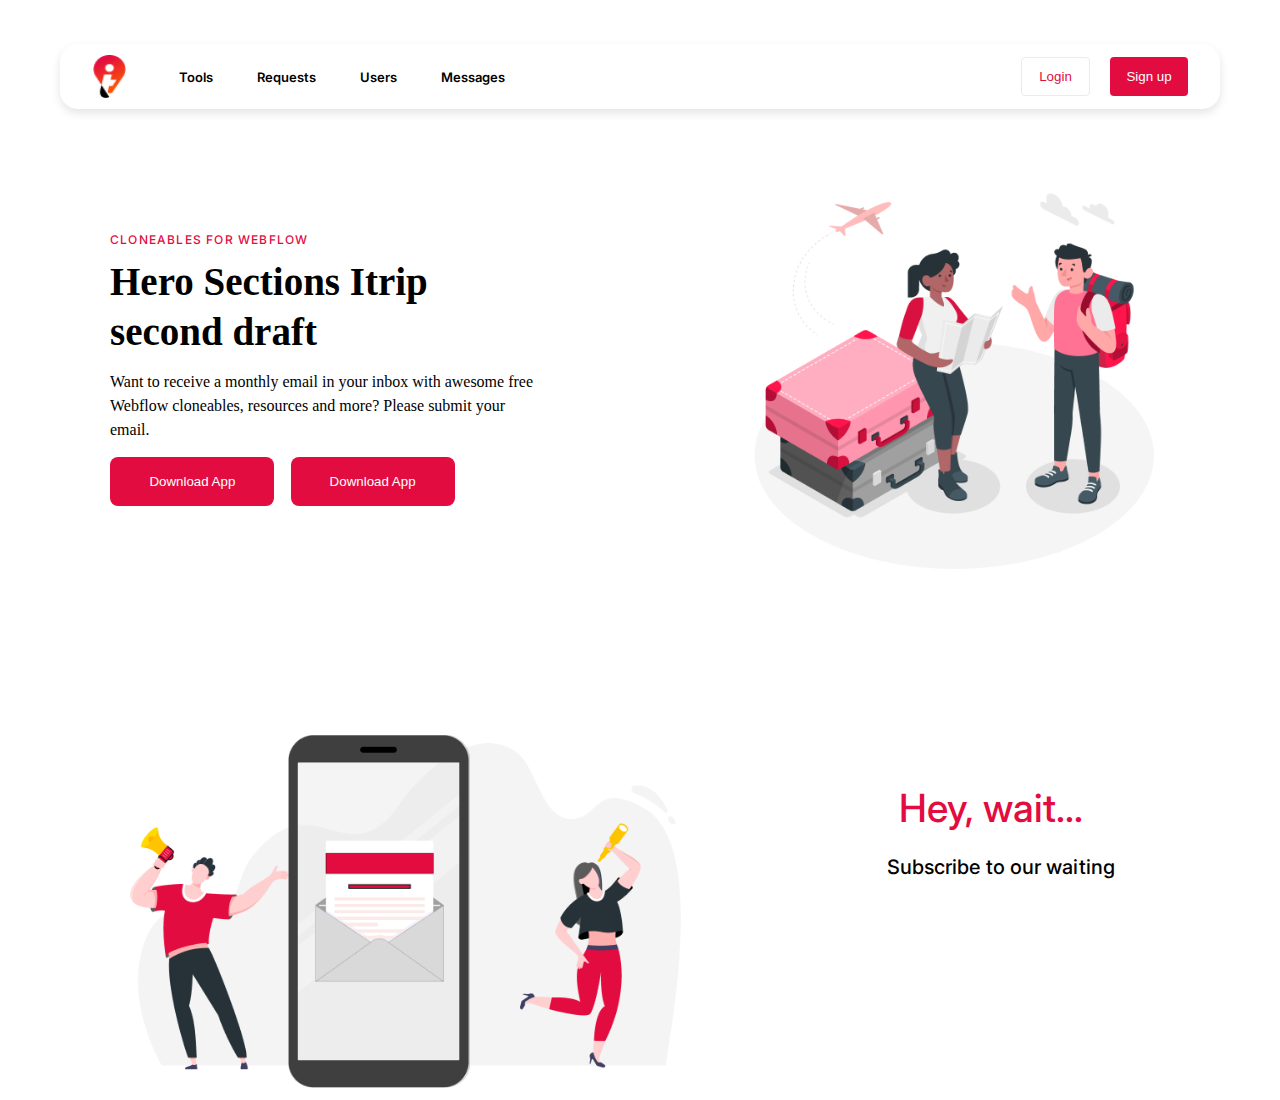
<file: landingpage.html>
<!DOCTYPE html>
<html>
<link rel="stylesheet" href="http://cdnjs.cloudflare.com/ajax/libs/font-awesome/5.13.0/css/all.min.css">

<head>
    <title> Oussema | Home </title>
    <link rel="stylesheet" href="landingpage.css">
</head>

<body>

    <nav class="nav-bar">
        <div class="nav_container">
            <img src="img/itrip logo mark 1.png" alt="logo" class="logo" />
            <ul class="nav">
                <li><a href="">Tools</a></li>
                <li><a href="">Requests</a></li>
                <li><a href="">Users</a></li>
                <li><a href="">Messages</a></li>
            </ul>
        </div>

        <ul class="auth_btn">
            <li><button class="primary_btn">
                    Login
                </button></li>
            <li><button class="secondary_btn">
                    Sign up
                </button></li>
        </ul>
    </nav>
    <img src="img/Trip-amico (1) 1.png" class="firstimg">

    <div class="firstline">Cloneables FOR WEBFLOW </div>
    <div class="secondline">Hero Sections Itrip<br> second draft</div>
    <div class="thirddiv">Want to receive a monthly email in your inbox with awesome free<br> Webflow cloneables,
        resources and more? Please submit your <br>email.</div>

    <ul class="download-btn">
        <li><button class="apple-btn">
                Download App
            </button></li>
        <li><button class="android-btn">
                Download App
            </button></li>
    </ul>



    <img src="img/Frame.png" class="firstframe">
    <img src="img/Frame (1).png" class="secondframe">

    <div class="hey-div"> Hey, wait...</div>
    <div class="sub-div">Subscribe to our waiting</div>
</file>
<file: landingpage.css>
@import url('https://fonts.googleapis.com/css2?family=Inter:wght@400;500;600&display=swap');

.body {
    text-align: center;

}

.nav-bar {
    height: 65px;
    margin-left: 52px;
    margin-top: 44px;
    margin-right: 52px;

    background: #FFFFFF;
    box-shadow: 0px 4px 10px rgba(0, 0, 0, 0.11);
    border-radius: 18px;
    display: flex;
    justify-content: space-between;
    align-items: center;

}

.nav_container {
    display: flex;
    align-items: center;
}

.nav-bar ul {
    display: inline-block;
    padding-left: 0;
}

.nav-bar li {
    display: inline-block;
}

.nav-bar a {
    text-decoration: none;
    margin-right: 40px;

    font-family: 'Inter';
    font-style: normal;
    font-weight: 600;
    font-size: 13px;
    color: #000000;
}

.auth_btn {
    margin-right: 32px;

    font-family: 'Inter';
    font-style: normal;
    font-weight: 600;
    font-size: 13px;
}

.primary_btn {
    width: 69px;
    height: 39px;
    border: 1px solid #EBEBEB;
    background-color: #FFFFFF;
    color: #E30C40;
    border-radius: 4px;
}

.secondary_btn {

    background: #E30C40;
    border-radius: 4px;
    width: 78px;
    height: 39px;
    color: #FFFFFF;
    margin-left: 17px;
    border: none;

}


.logo {
    width: 32.96px;
    height: 42.95px;
    margin-left: 33px;
    margin-right: 53px;

}

.nav-btl {
    margin-left: 466px;

    font-family: 'Inter';
    font-style: normal;
    font-weight: 600;
    font-size: 13px;
    line-height: 11px;
    color: #E30C40;
}

.firstimg {
    width: 410x;
    height: 410px;
    margin-right: 113px;
    margin-top: 60px;
    float: right;

}

.firstline {
    font-family: 'Inter';
    font-style: normal;
    font-weight: 500;
    font-size: 12px;
    line-height: 20px;
    letter-spacing: 0.1em;
    text-transform: uppercase;
    color: #E30C40;

    margin-top: 121px;
    margin-left: 102px;

}

.secondline {
    font-family: 'Graphik';
    font-style: normal;
    font-weight: 600;
    font-size: 39px;
    line-height: 50px;
    color: #000000;

    margin-top: 7px;
    margin-left: 102px;

}

.thirddiv {
    font-family: 'Graphik';
    font-style: normal;
    font-weight: 400;
    font-size: 16px;
    line-height: 24px;
    color: #000000;

    margin-top: 13px;
    margin-left: 102px;


}

.download-btn {
    width: 163.85px;
    height: 49.16px;
    margin-left: 102.44px;
    margin-top: -17px;
    padding-left: 0px;
    list-style: none;
    display: flex;


}

.apple-btn {
    width: 163.85px;
    height: 49.16px;
    background: #E30C40;
    border-radius: 8px;
    border: none;
    margin-top: 31.76px;
    color: #FFFFFF;


}

.android-btn {
    width: 163.85px;
    height: 49.16px;
    background: #E30C40;
    border-radius: 8px;
    border: none;
    margin-left: 16.38px;
    margin-top: 31.76px;
    color: #FFFFFF;
}



.secondli {
    margin-left: 19.36px;
}

.firstframe {

    width: 551.14px;
    height: 327.03px;
    margin-left: 121.56px;
    margin-top: 253.06px;

}

.secondframe {

    width: 181.9px;
    height: 352.83px;
    margin-top: -110%;
    margin-left: 280.45px;

}

.hey-div {
    margin-right: 189.49px;
    margin-top: -290px;
    float: right;
    margin-left: 103.47px;

    font-family: 'Inter';
    font-style: normal;
    font-weight: 500;
    font-size: 39px;
    line-height: 47px;

    color: #E30C40;

}

.sub-div {
    margin-top: -220.08px;
    margin-right: 157px;
    float: right;
    margin-left: 103.47px;

    font-family: 'Inter';
    font-style: normal;
    font-weight: 500;
    font-size: 20px;
    line-height: 26px;
    /* or 130% */

    letter-spacing: 0.1px;

    color: #000000;

}
</file>
